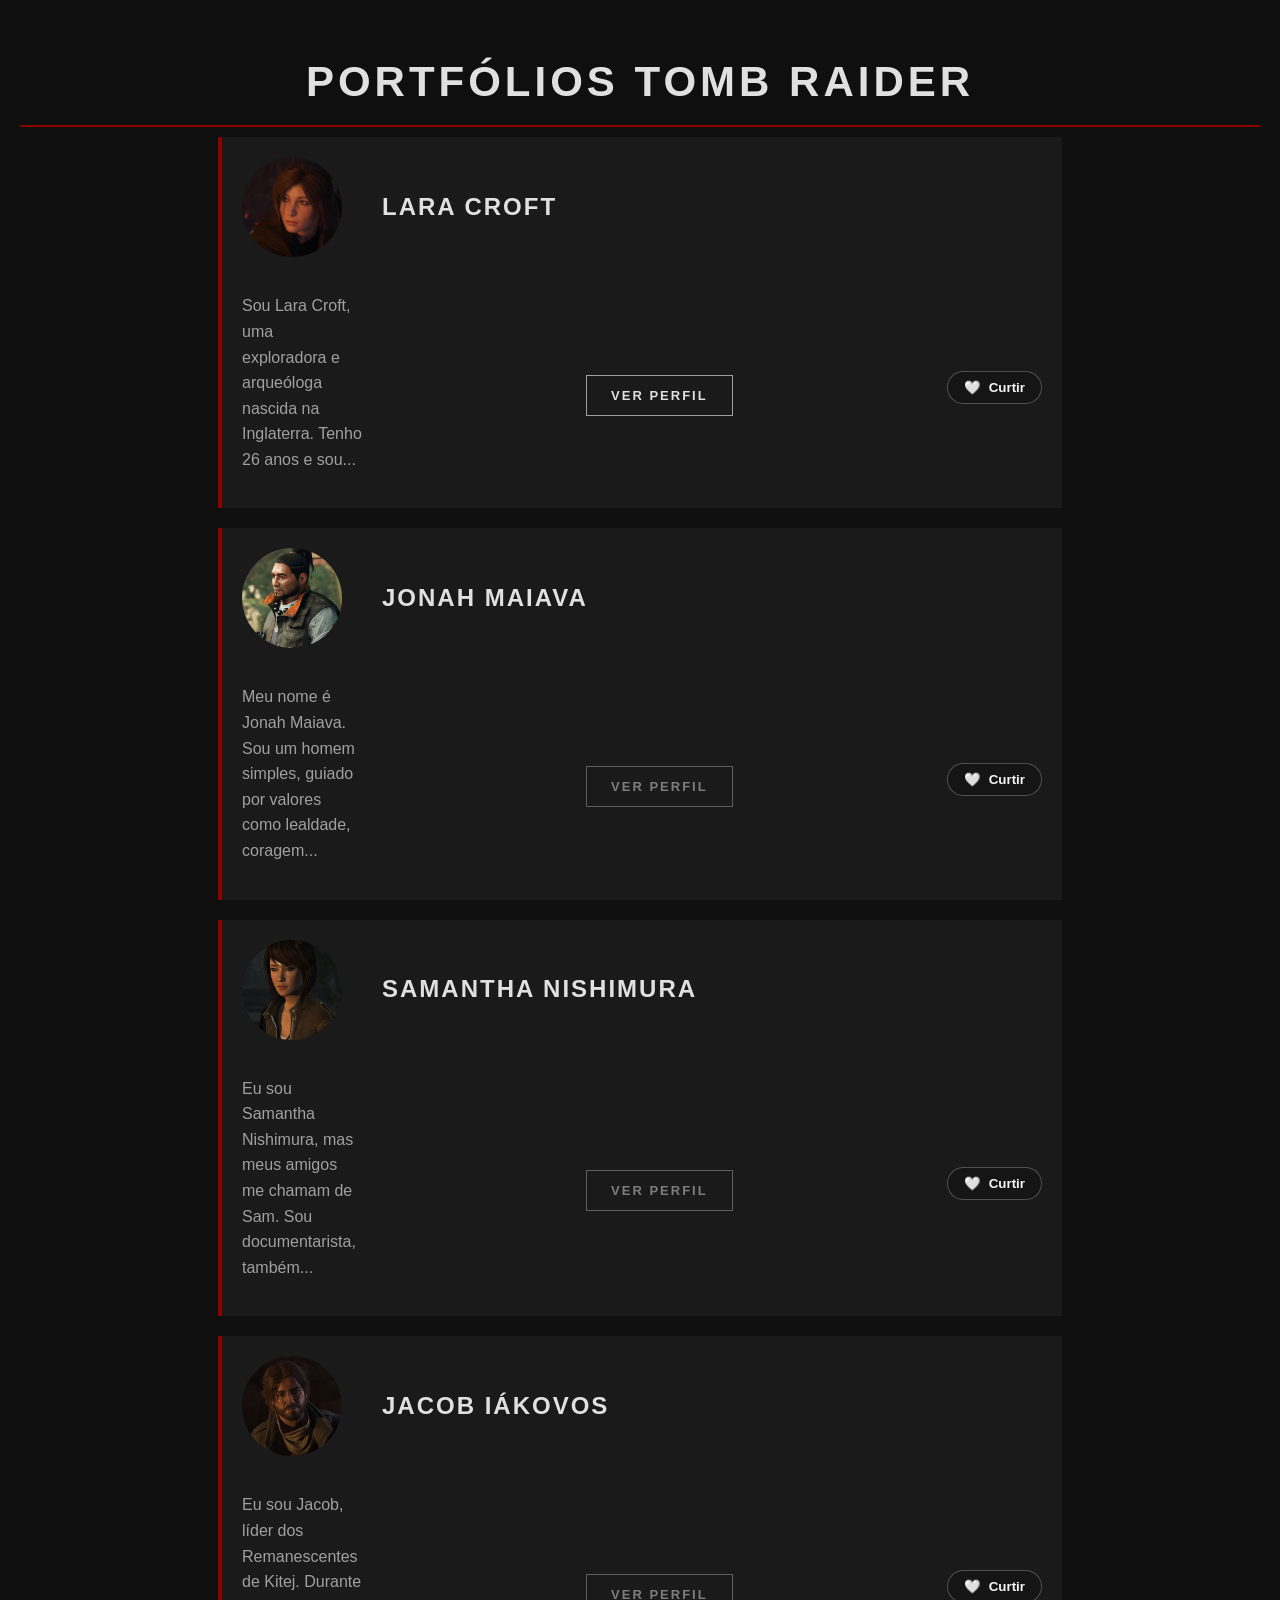
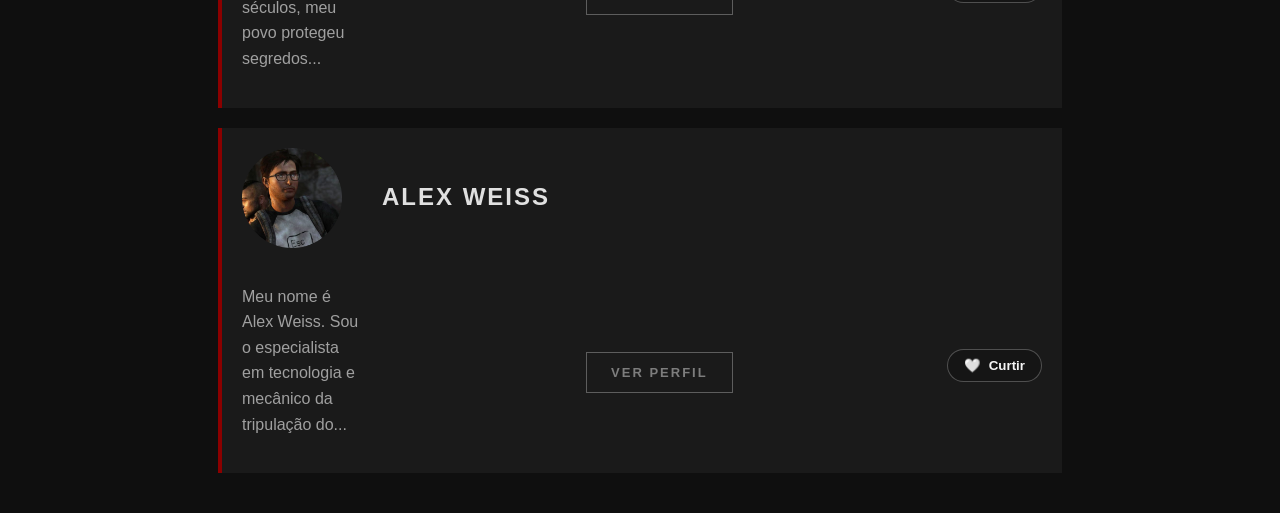
<file: index.html>
<!DOCTYPE html>
<html lang="pt-BR">
<head>
  <meta charset="UTF-8">
  <meta http-equiv="refresh" content="0; url=Inicialportfolio.html">
  <title>Portfólio - Tomb Raider</title>
</head>
<body>
  <script>
    window.location.href = "Inicialportfolio.html";
  </script>
</body>
</html>
</file>
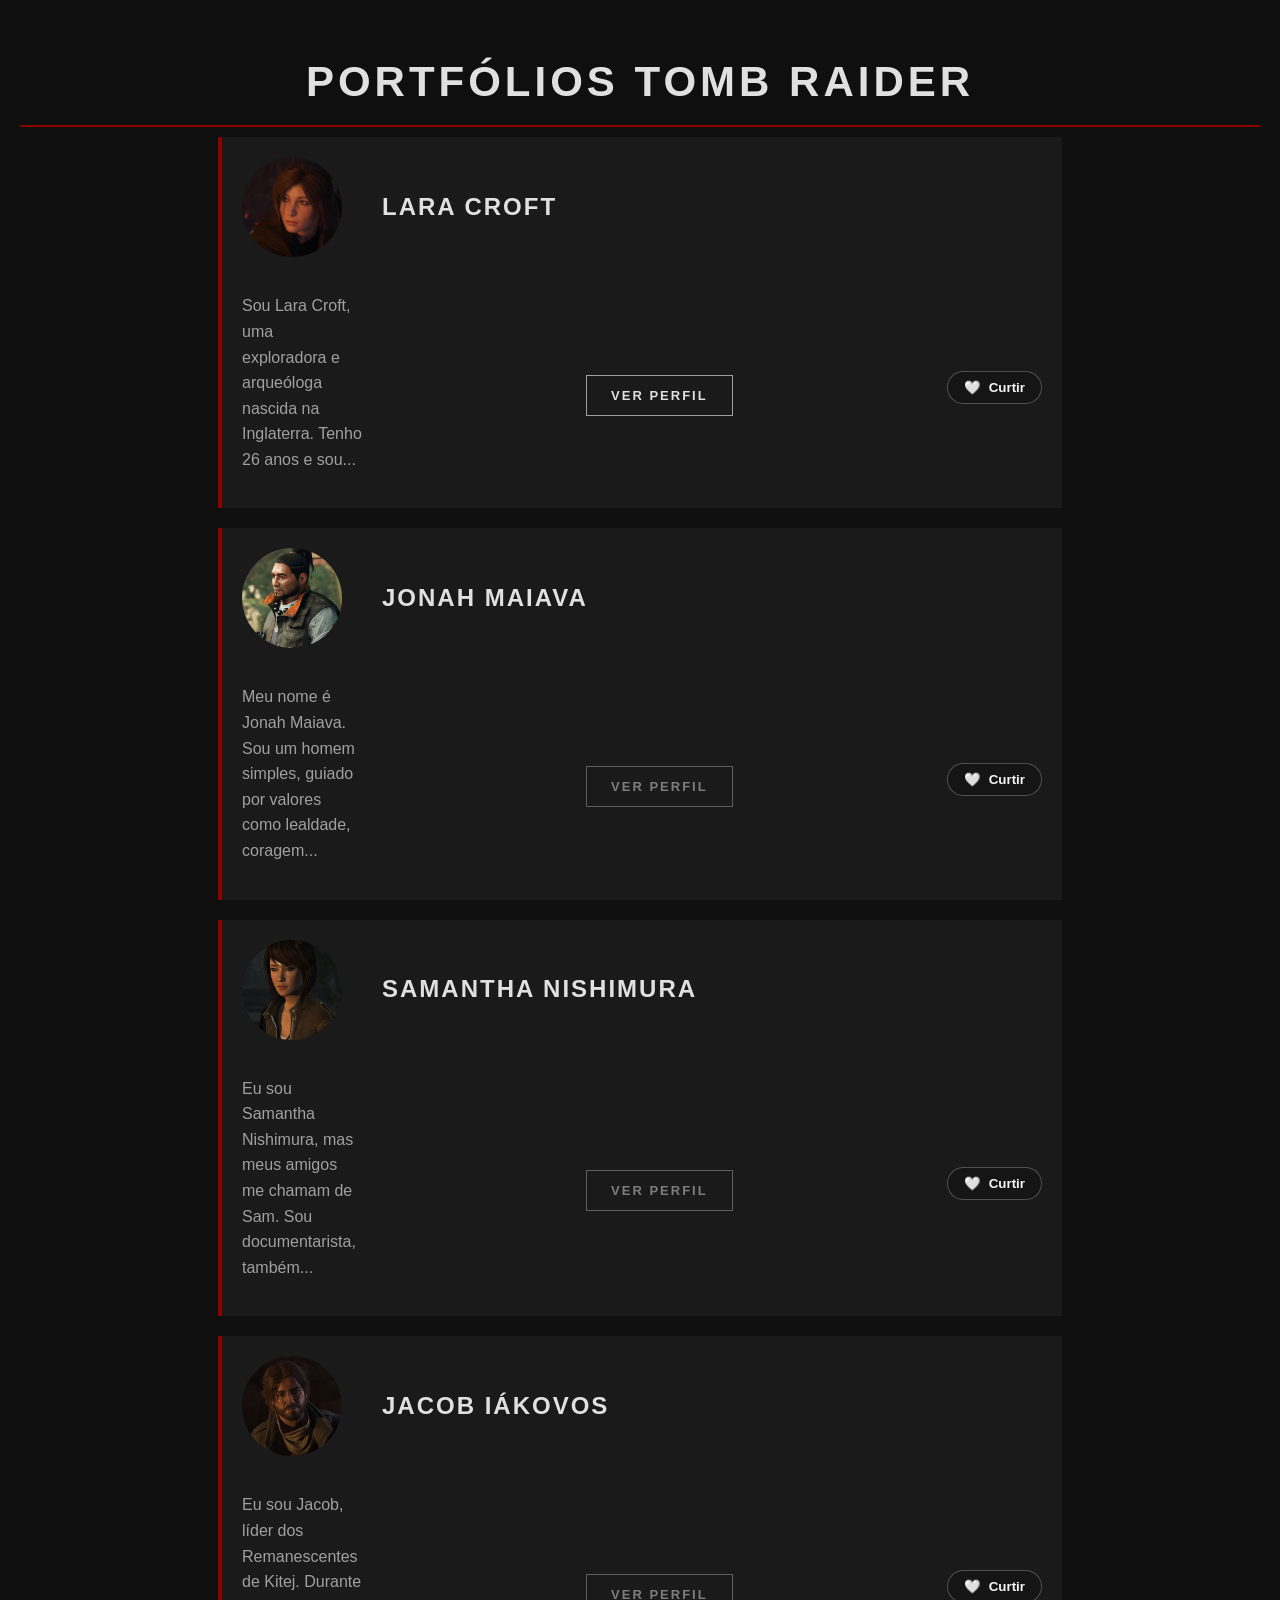
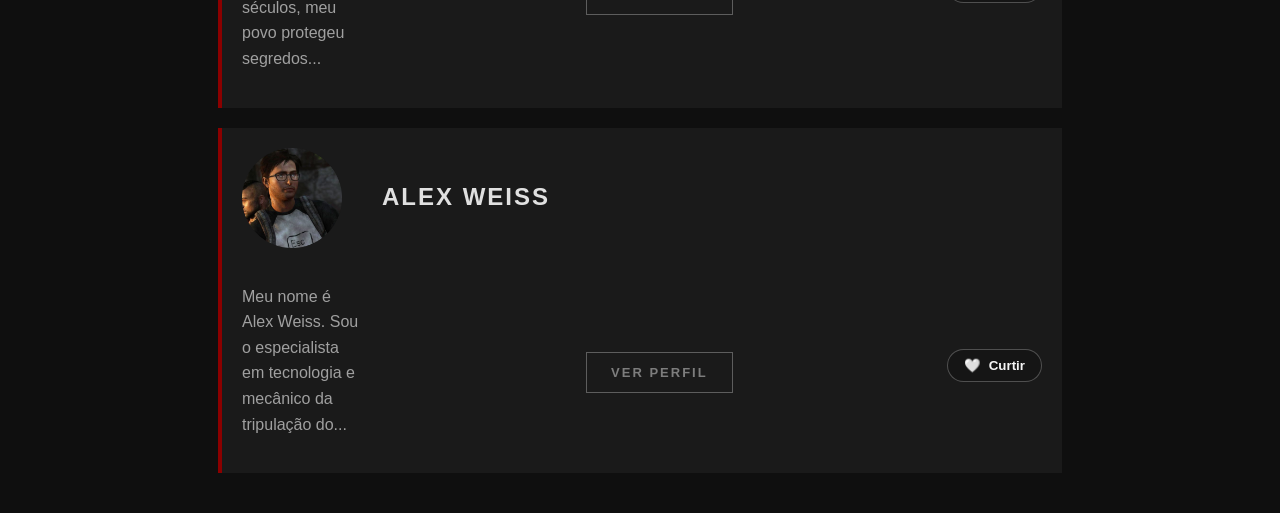
<file: Inicialportfolio.html>
<!DOCTYPE html>
<html lang="pt-br">
<head>
    <meta charset="UTF-8">
    <meta name="viewport" content="width=device-width, initial-scale=1.0">
    <title>Portfólios Tomb Raider</title>
    <link rel="stylesheet" href="Portfolio.css">
</head>
<body>

<h1>Portfólios Tomb Raider</h1>

<div class="perfis">
    <img src="Imagens/Icon4.png" alt="Lara" class="fotoperfil">
    <h2 class="nome">Lara Croft</h2>
    <p class="biografia">Sou Lara Croft, uma exploradora e arqueóloga nascida na Inglaterra. Tenho 26 anos e sou...</p>
    <div class="acoes-perfil">
        <button onclick="window.location.href='Portfolio.html'" class="verperfil">Ver Perfil</button>
        <button type="button" class="btn-curtir" aria-label="Curtir Lara Croft">
            <span class="icone-coracao">🤍</span>
            <span class="texto-curtir">Curtir</span>
        </button>
    </div>
</div>

<div class="perfis">
    <img src="Imagens/Jonahperfil.png" alt="Jonah" class="fotoperfil">
    <h2 class="nome">Jonah Maiava</h2>
    <p class="biografia">Meu nome é Jonah Maiava. Sou um homem simples, guiado por valores como lealdade, coragem...</p>
    <div class="acoes-perfil">
        <button class="verperfil" disabled>Ver Perfil</button>
        <button type="button" class="btn-curtir" aria-label="Curtir Jonah Maiava">
            <span class="icone-coracao">🤍</span>
            <span class="texto-curtir">Curtir</span>
        </button>
    </div>
</div>

<div class="perfis">
    <img src="Imagens/Samperfil.png" alt="Samantha" class="fotoperfil">
    <h2 class="nome">Samantha Nishimura</h2>
    <p class="biografia">Eu sou Samantha Nishimura, mas meus amigos me chamam de Sam. Sou documentarista, também...</p>
    <div class="acoes-perfil">
        <button class="verperfil" disabled>Ver Perfil</button>
        <button type="button" class="btn-curtir" aria-label="Curtir Samantha Nishimura">
            <span class="icone-coracao">🤍</span>
            <span class="texto-curtir">Curtir</span>
        </button>
    </div>
</div>

<div class="perfis">
    <img src="Imagens/Jacobperfil.png" alt="Jacob" class="fotoperfil">
    <h2 class="nome">Jacob Iákovos</h2>
    <p class="biografia">Eu sou Jacob, líder dos Remanescentes de Kitej. Durante séculos, meu povo protegeu segredos...</p>
    <div class="acoes-perfil">
        <button class="verperfil" disabled>Ver Perfil</button>
        <button type="button" class="btn-curtir" aria-label="Curtir Jacob Iákovos">
            <span class="icone-coracao">🤍</span>
            <span class="texto-curtir">Curtir</span>
        </button>
    </div>
</div>

<div class="perfis">
    <img src="Imagens/Alexperfil.png" alt="Alex" class="fotoperfil">
    <h2 class="nome">Alex Weiss</h2>
    <p class="biografia">Meu nome é Alex Weiss. Sou o especialista em tecnologia e mecânico da tripulação do...</p>
    <div class="acoes-perfil">
        <button class="verperfil" disabled>Ver Perfil</button>
        <button type="button" class="btn-curtir" aria-label="Curtir Alex Weiss">
            <span class="icone-coracao">🤍</span>
            <span class="texto-curtir">Curtir</span>
        </button>
    </div>
</div>

<script src="Portfolio.js"></script>
</body>
</html>
</file>
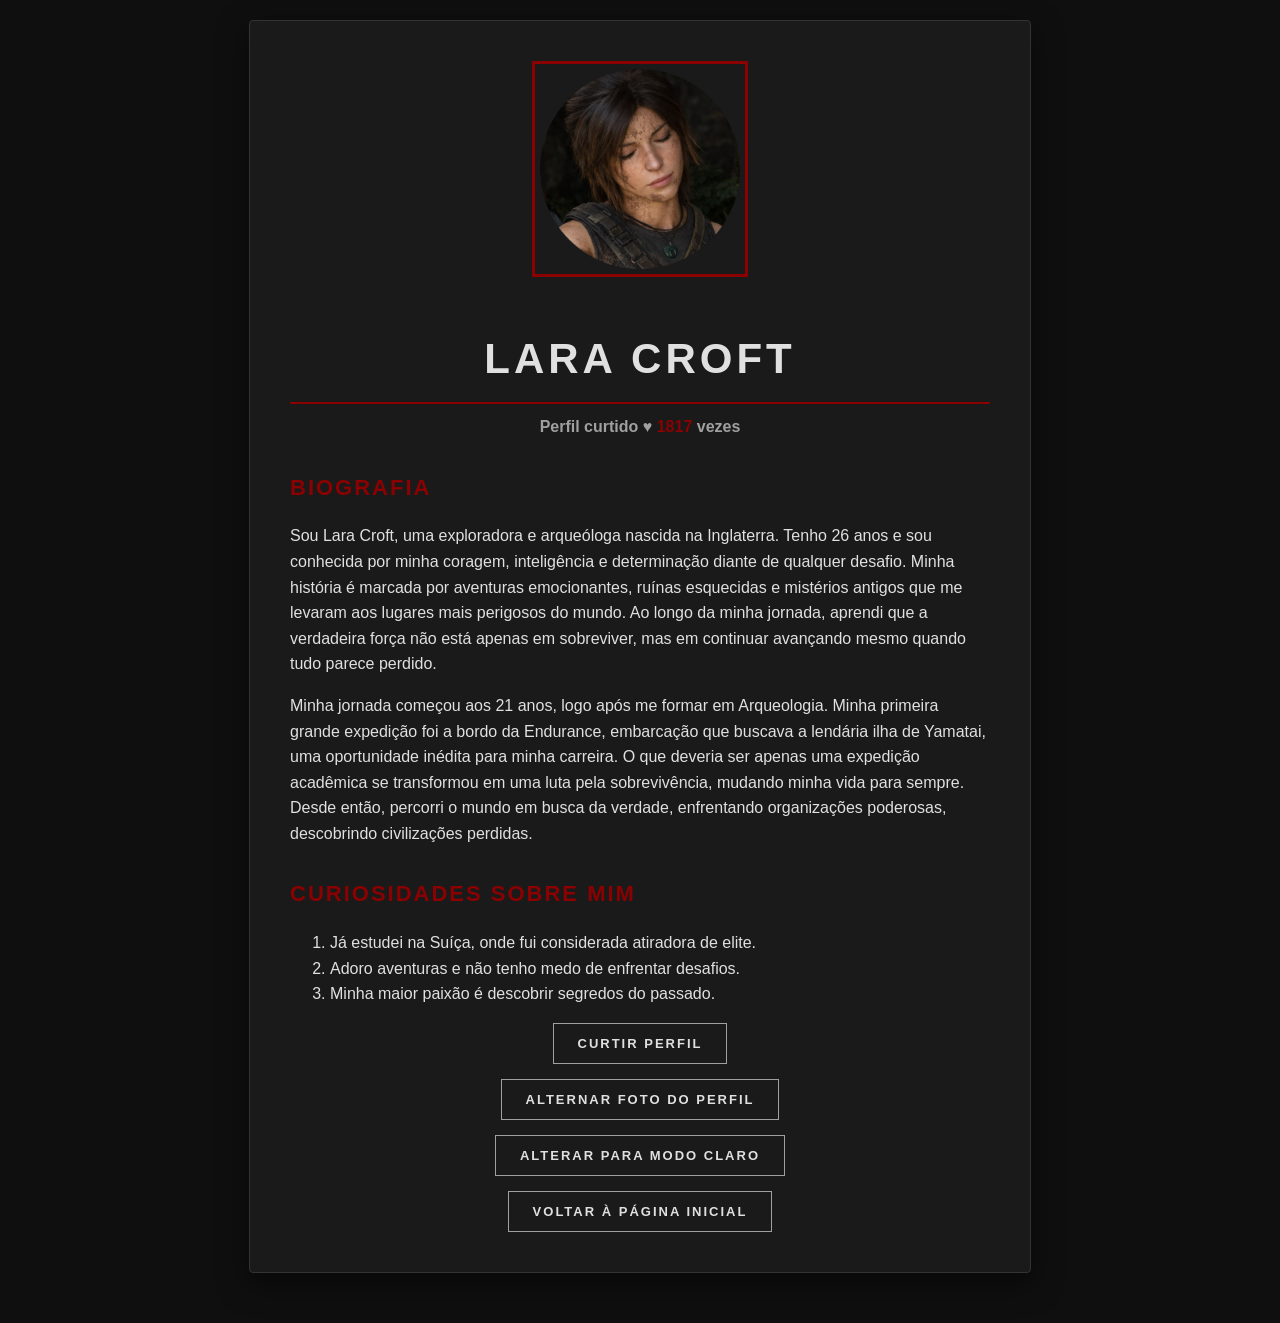
<file: Portfolio.html>
<!DOCTYPE html>
<html lang="pt-br">
<head>
    <meta charset="UTF-8">
    <meta name="viewport" content="width=device-width, initial-scale=1.0">
    <title>Portfolio - Lara Croft</title>
    <link rel="stylesheet" href="Portfolio.css">
</head>
<body>

<div class="caixa">
    <div class="icon">
        <img id="icon1" src="Imagens/Icon1.png" alt="Lara Croft">
    </div>

    <h1>Lara Croft</h1>
    <h3>Perfil curtido ♥ <span id="curtida">1817</span> vezes</h3>

    <h2>Biografia</h2>
    <p>Sou Lara Croft, uma exploradora e arqueóloga nascida na Inglaterra. Tenho 26 anos e sou conhecida por minha coragem, inteligência e determinação diante de qualquer desafio. Minha história é marcada por aventuras emocionantes, ruínas esquecidas e mistérios antigos que me levaram aos lugares mais perigosos do mundo. Ao longo da minha jornada, aprendi que a verdadeira força não está apenas em sobreviver, mas em continuar avançando mesmo quando tudo parece perdido.</p>
    <p>Minha jornada começou aos 21 anos, logo após me formar em Arqueologia. Minha primeira grande expedição foi a bordo da Endurance, embarcação que buscava a lendária ilha de Yamatai, uma oportunidade inédita para minha carreira. O que deveria ser apenas uma expedição acadêmica se transformou em uma luta pela sobrevivência, mudando minha vida para sempre. Desde então, percorri o mundo em busca da verdade, enfrentando organizações poderosas, descobrindo civilizações perdidas.</p>

    <h2>Curiosidades sobre mim</h2>
    <ol>
        <li>Já estudei na Suíça, onde fui considerada atiradora de elite.</li>
        <li>Adoro aventuras e não tenho medo de enfrentar desafios.</li>
        <li>Minha maior paixão é descobrir segredos do passado.</li>
    </ol>

    <button id="curtir" class="curtir">Curtir Perfil</button>
    <button class="alterar">Alternar Foto do Perfil</button>  
    <button class="modoescuro">Alterar para Modo Claro</button>
    <button class="voltar">Voltar à Página Inicial</button>
</div>

<script src="Portfolio.js" defer></script>
</body>
</html>
</file>
<file: Portfolio.css>
/* Variáveis de Tema */
:root {
    /* Tema Survivor (Padrão) */
    --bg-body: #0f0f0f;
    --bg-card: #1a1a1a;
    --accent: #8b0000;
    --accent-hover: #b30000;
    --text-primary: #e0e0e0;
    --text-secondary: #a0a0a0;
    --border: #333;
}

/* Tema Claro (Alternativo) */
body.claro {
    --bg-body: #f5f5f5;
    --bg-card: #ffffff;
    --accent: #d32f2f;
    --accent-hover: #b71c1c;
    --text-primary: #212121;
    --text-secondary: #616161;
    --border: #ddd;
}

body {
    background-color: var(--bg-body);
    color: var(--text-primary);
    display: flex;
    flex-direction: column;
    align-items: center;
    font-family: 'Segoe UI', Roboto, Helvetica, Arial, sans-serif;
    margin: 0;
    padding: 20px;
    line-height: 1.6;
    transition: background-color 0.3s ease, color 0.3s ease;
}

/* Layout do Container */
.caixa {
    background-color: var(--bg-card);
    padding: 40px;
    border: 1px solid var(--border);
    border-radius: 4px;
    box-shadow: 0 10px 30px rgba(0, 0, 0, 0.5);
    margin-bottom: 30px;
    max-width: 700px;
    width: 100%;
    transition: background-color 0.3s ease;
}

/* Estilo dos Botões */
.alterar, .curtir, .modoescuro, .voltar, .verperfil {
    background-color: transparent;
    color: var(--text-primary);
    padding: 12px 24px;
    font-weight: bold;
    font-size: 13px;
    text-transform: uppercase;
    letter-spacing: 2px;
    border: 1px solid var(--text-secondary);
    border-radius: 0;
    cursor: pointer;
    transition: all 0.3s ease;
    display: block;
    margin: 15px auto 0;
    width: fit-content;
}

.alterar:hover, .curtir:hover, .modoescuro:hover, .voltar:hover, .verperfil:hover {
    background-color: var(--accent);
    border-color: var(--accent);
    color: white;
    transform: translateY(-2px);
    box-shadow: 0 5px 15px rgba(139, 0, 0, 0.4);
}

/* Tipografia */
h1 {
    color: var(--text-primary);
    text-align: center;
    font-size: 42px;
    text-transform: uppercase;
    letter-spacing: 4px;
    margin-bottom: 10px;
    border-bottom: 2px solid var(--accent);
    display: inline-block;
    width: 100%;
    padding-bottom: 10px;
}

h2 {
    color: var(--accent);
    font-size: 22px;
    text-transform: uppercase;
    letter-spacing: 2px;
    margin-top: 30px;
}

h3 {
    color: var(--text-secondary);
    text-align: center;
    font-size: 16px;
    margin-top: 0;
}

p, li {
    color: var(--text-primary);
}

span#curtida {
    color: var(--accent);
    font-weight: bold;
}

/* Imagens */
.icon {
    width: 200px;
    height: 200px;
    margin: 0 auto 20px;
    border: 3px solid var(--accent);
    padding: 5px;
}

.icon img {
    width: 100%;
    height: 100%;
    object-fit: cover;
}

/* Página Inicial */
.perfis {
    background-color: var(--bg-card);
    padding: 20px;
    border-left: 4px solid var(--accent);
    margin-bottom: 20px;
    max-width: 800px;
    width: 100%;
    display: grid;
    grid-template-columns: 120px 1fr;
    gap: 20px;
    align-items: center;
}

.fotoperfil {
    width: 100px;
    height: 100px;
    object-fit: cover;
}

.nome {
    font-size: 24px;
    margin: 0;
    color: var(--text-primary);
}

.biografia {
    color: var(--text-secondary);
}

button:disabled {
    opacity: 0.5;
    cursor: not-allowed;
}

 .acoes-perfil {
  display: flex;
  align-items: center;
  justify-content: center;
  gap: 10px;
  margin-top: 10px;
}

.btn-curtir {
  position: relative;
  display: inline-flex;
  align-items: center;
  gap: 8px;
  padding: 8px 16px;
  border: 1px solid rgba(255, 255, 255, 0.25);
  border-radius: 999px;
  background: rgba(20, 20, 20, 0.75);
  color: #f5f5f5;
  font-weight: 600;
  cursor: pointer;
  overflow: visible;
  transition: transform 0.15s ease, border-color 0.2s ease, background 0.2s ease;
}

.btn-curtir:hover {
  transform: scale(1.05);
  border-color: #e63946;
}

.btn-curtir.curtido {
  border-color: #e63946;
  background: rgba(230, 57, 70, 0.2);
}

.coracao-flutuante {
  position: absolute;
  bottom: 50%;
  left: 50%;
  font-size: 1.3rem;
  pointer-events: none;
  user-select: none;
  animation: subirCoracao 1s ease-out forwards;
}

@keyframes subirCoracao {
  0% {
    opacity: 1;
    transform: translate(-50%, 0) scale(0.7);
  }
  50% {
    opacity: 0.9;
    transform: translate(calc(-50% + var(--desvio-x, 0px)), -45px) scale(1.2);
  }
  100% {
    opacity: 0;
    transform: translate(calc(-50% + var(--desvio-x, 0px)), -90px) scale(1);
  }
}
</file>
